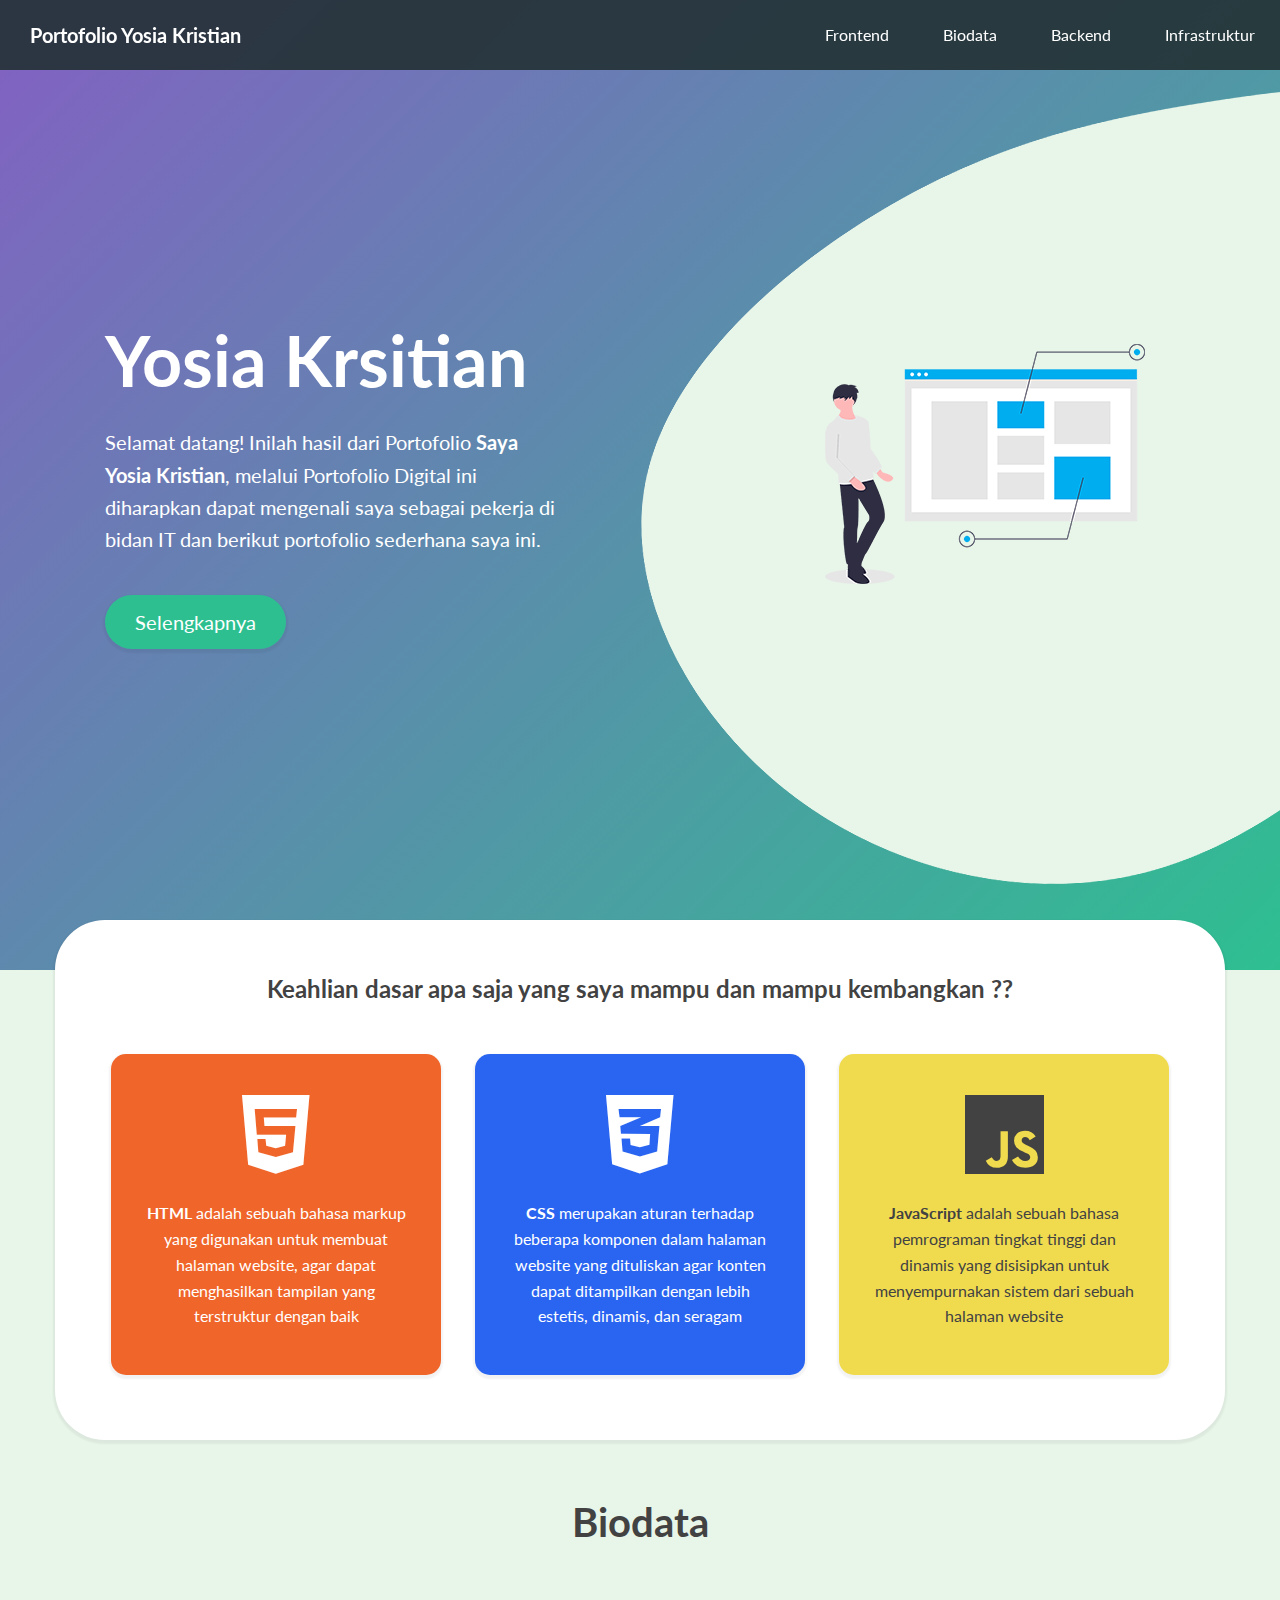
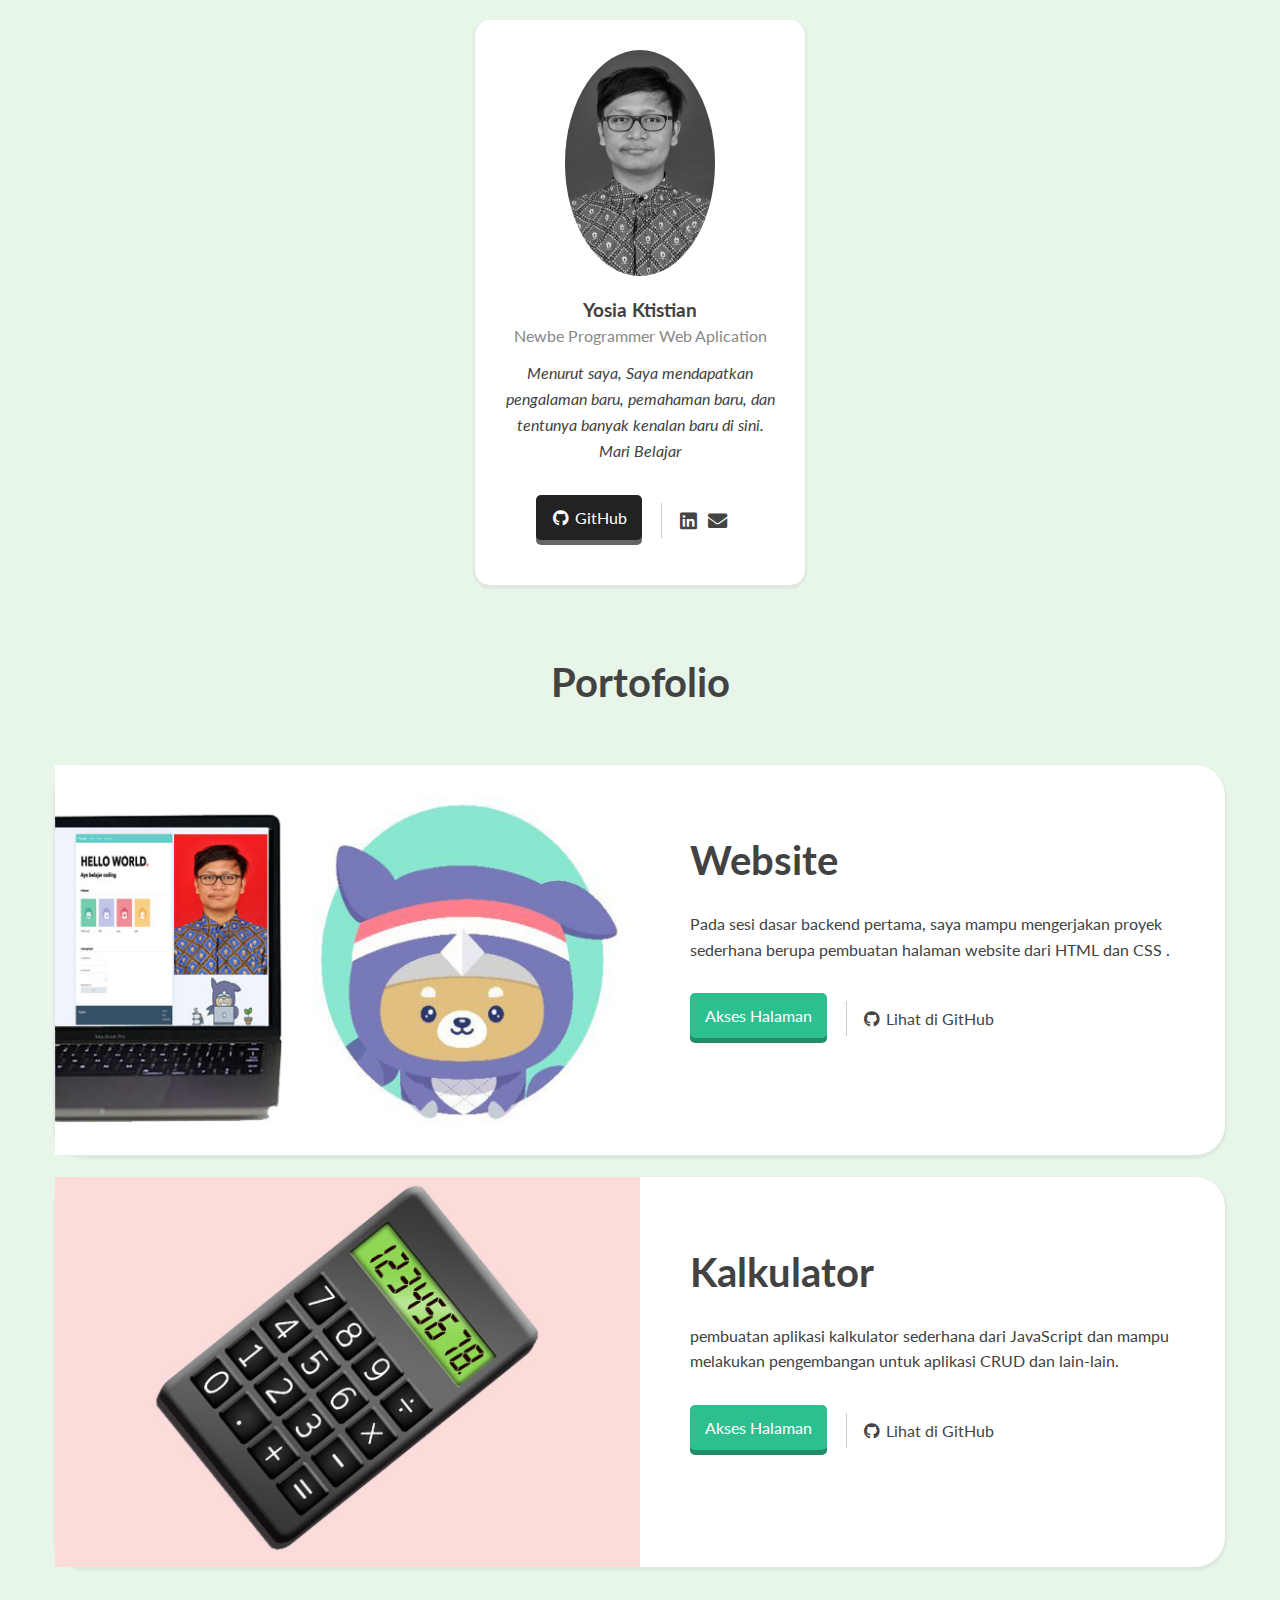
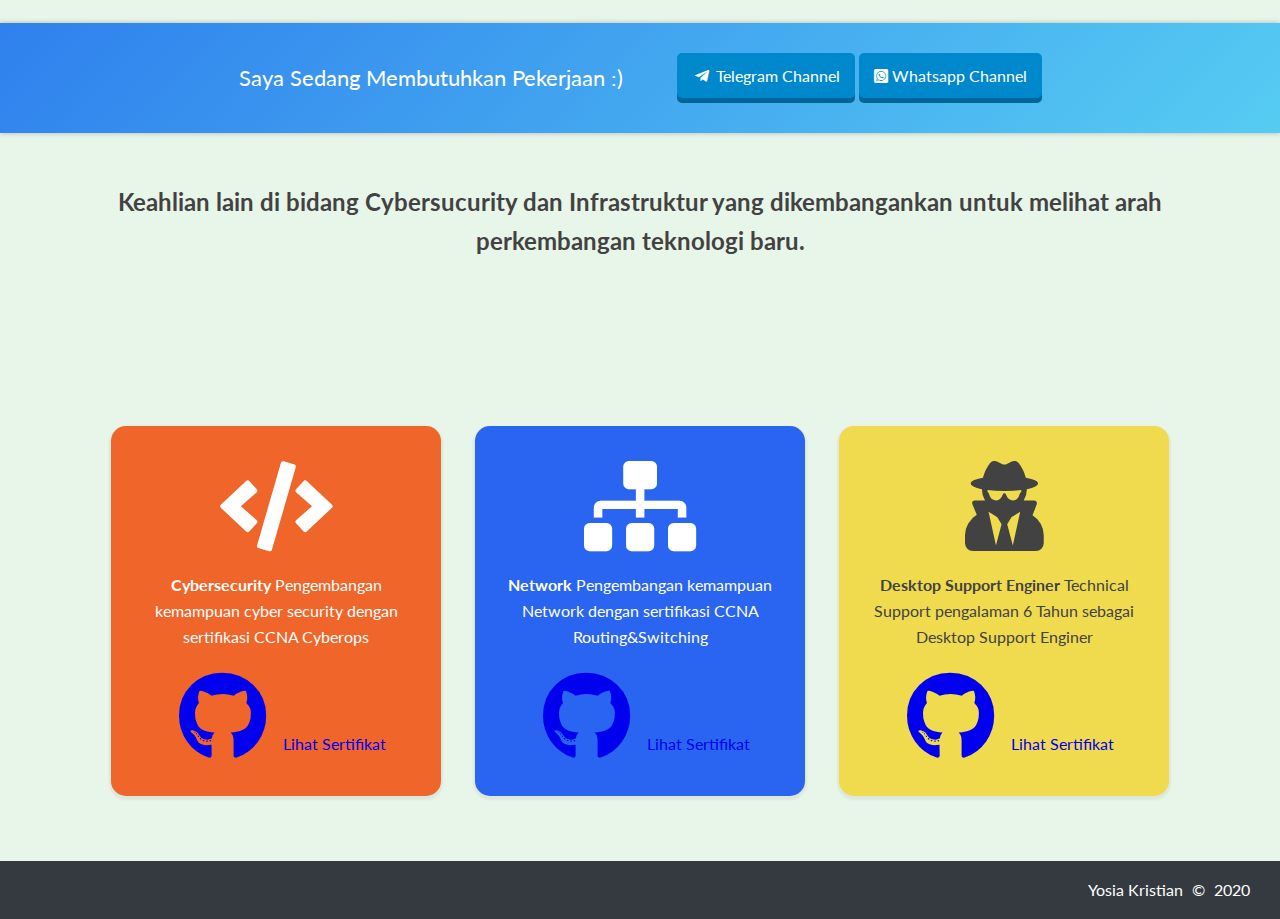
<file: index.html>
<!DOCTYPE html>
<html lang="en">
<head>
  <meta charset="UTF-8">
  <meta name="viewport" content="width=device-width, initial-scale=1.0">
  <link rel="icon" type="image/x-icon" href="resources/favicon.png">
  <title>Selamat Datang di Portofolio Yosia Kristian</title>
  <link rel="stylesheet" href="https://fonts.googleapis.com/css?family=Lato&display=swap">
  <link rel="stylesheet" href="https://cdnjs.cloudflare.com/ajax/libs/font-awesome/5.13.0/css/all.min.css">
  <link rel="stylesheet" href="resources/style.css">

  <script async src="https://www.googletagmanager.com/gtag/js?id=UA-131278165-1"></script>
  <script>
    window.dataLayer = window.dataLayer || [];
    function gtag(){dataLayer.push(arguments);}
    gtag('js', new Date());
    gtag('config', 'UA-131278165-1');
  </script>
</head>
<body>

  <!-- di sini untuk bagian navigasi --> 

  <header>
    <div class="container">
      <div class="header-left">
        <p class="logo">
          <a href="./">Portofolio Yosia Kristian </a>
        </p>
      </div>
      <div class="header-right">
        <input type="checkbox" class="mobile-only" id="menu-toggle">
        <i class="fas fa-bars fa-fw hamburger mobile-only"></i>
        <ul class="scroll">
          <a onclick="scrollLink('lesson')">
            <li>Frontend</li>
          </a>
          <a onclick="scrollLink('profile')">
            <li>Biodata</li>
          </a>
          <a onclick="scrollLink('portfolio')">
            <li>Backend</li>
          </a>
          <a onclick="scrollLink('organizer')">
            <li>Infrastruktur</li>
          </a>
        </ul>
      </div>
    </div>
  </header>

  <!-- di sini untuk bagian landing -->

  <section id="landing">
    <div class="container">
      <div class="intro">
        <h1>Yosia Krsitian</h1>
        <p>Selamat datang! Inilah hasil dari Portofolio <strong>Saya Yosia Kristian</strong>, melalui Portofolio Digital ini diharapkan dapat mengenali saya sebagai pekerja di bidan IT dan berikut portofolio sederhana saya ini.</p>
        <a onclick="scrollLink('lesson')" class="button" title="Lihat selengkapnya dari tim J53_DTS2020">Selengkapnya</a>
      </div>
      <div class="people"></div>
    </div>
  </section>

  <!-- di sini untuk bagian lesson -->

  <section id="lesson">
    <div class="container">
      <div class="over">
        <h2>Keahlian dasar apa saja yang saya mampu dan mampu kembangkan ??</h2>
        <div class="base" title="Hypertext Markup Language">
          <div class="html">
            <i class="fab fa-html5 fa-fw"></i>
            <p><strong>HTML</strong> adalah sebuah bahasa markup yang digunakan untuk membuat halaman website, agar dapat menghasilkan tampilan yang terstruktur dengan baik</p>
          </div>
        </div>
        <div class="base" title="Cascading Style Sheets">
          <div class="css">
            <i class="fab fa-css3-alt fa-fw"></i>
            <p><strong>CSS</strong> merupakan aturan terhadap beberapa komponen dalam halaman website yang dituliskan agar konten dapat ditampilkan dengan lebih estetis, dinamis, dan seragam</p>
          </div>
        </div>
        <div class="base" title="JavaScript">
          <div class="js">
            <i class="fab fa-js fa-fw"></i>
            <p><strong>JavaScript</strong> adalah sebuah bahasa pemrograman tingkat tinggi dan dinamis yang disisipkan untuk menyempurnakan sistem dari sebuah halaman website</p>
          </div>
        </div>
      </div>
    </div>
  </section>

  <!-- di sini untuk bagian profile -->

  <section id="profile">
    <div class="container">
      <h2>Biodata</h2>
      <div class="base">
        <div class="card">
          <img src="resources/yosia.jpg" alt="Yosia" title="Yosia Kristian">
          <h3>Yosia Ktistian</h3>
          <p class="about">Newbe Programmer Web Aplication</p>
          <p class="testimonial">Menurut saya, Saya mendapatkan pengalaman baru, pemahaman baru, dan tentunya banyak kenalan baru di sini. Mari Belajar</p>
          <a href="https://github.com/yosiaofficial" target="_blank" class="button" title="Akses Github Yosia">
            <i class="fab fa-github fa-fw"></i> GitHub
          </a>
          <div class="medsos">
            <a href="https://www.linkedin.com/in/yosia-kristian-1b0483118/" target="_blank" title="LinkedIn Yosia">
              <i class="fab fa-linkedin fa-fw"></i>
            </a>
            <a href="mailto:pocoyoomy@mail.com" target="_blank" title="Kirim surel">
              <i class="fas fa-envelope fa-fw"></i>
            </a>
          </div>
        </div>
      </div>
     
  </section>

  <!-- di sini untuk bagian portfolio -->

  <section id="portfolio">
    <div class="container">
      <h2>Portofolio</h2>
      <div class="wrap">
        <div class="image">
          <img src="resources/website.jpg" alt="Website" title="Website Tim">
        </div>
        <div class="caption">
          <h3>Website</h3>
          <p>Pada sesi dasar backend pertama, saya mampu mengerjakan proyek sederhana berupa pembuatan halaman website dari HTML dan CSS .</p>
          <a href="./" class="button" title="Lihat hasil dari proyek ini">
            Akses<span class="non-mobile-only">
              Halaman
            </span>
          </a>
          <a href="https://github.com/yosiaofficial/project.prograte.github.oi" target="_blank" class="github" title="Lihat repository dari proyek ini">
            <span class="non-mobile-only">
              <i class="fab fa-github fa-fw"></i>
            </span>Lihat di GitHub
          </a>
        </div>
      </div>
      <div class="wrap">
        <div class="image">
          <img src="resources/calculator.jpg" alt="Calculator" title="Aplikasi Kalkulator">
        </div>
        <div class="caption">
          <h3>Kalkulator</h3>
          <p>pembuatan aplikasi kalkulator sederhana dari JavaScript dan mampu melakukan pengembangan untuk aplikasi CRUD dan lain-lain.</p>
          <a href="./kalkulator" class="button" title="Lihat hasil dari proyek ini">
            Akses<span class="non-mobile-only">
              Halaman
            </span>
          </a>
          <a href="https://github.com/yosiaofficial/project.prograte.github.oi" target="_blank" class="github" title="Lihat repository dari proyek ini">
            <span class="non-mobile-only">
              <i class="fab fa-github fa-fw"></i>
            </span>Lihat di GitHub
          </a> 
        </div>
      </div>
    </div>
  </section>

  <!-- di sini untuk bagian call to action -->

  <section class="cta">
    <div class="container">
      <p>Saya Sedang Membutuhkan Pekerjaan :)</p>
      <a href="https://t.me/backdoorss" target="_blank" class="button" title="Info Telegram">
        <i class="fab fa-telegram-plane fa-fw"></i> Telegram Channel
      </a>
      <a href="https://wa.me/628111044452" target="_blank" class="button" title="Info Whatsapp">
        <i class="fab fa-whatsapp-square"></i> Whatsapp Channel
      </a>
    </div>
  </section>

  <!-- di sini untuk bagian organizer -->

  <section id="organizer">
    <div class="container">
      <h2>Keahlian lain di bidang Cybersucurity dan Infrastruktur yang dikembangankan untuk melihat arah perkembangan teknologi baru.</h2>
  </section>
  <section id="lesson">
    <div class="container">
        <div class="base" title="Cyeberscurity">
          <div class="html">
            <i class="fas fa-code fa-fw"></i>
            <p><strong>Cybersecurity</strong> Pengembangan kemampuan cyber security dengan sertifikasi CCNA Cyberops </p>
          <a href="https://github.com/yosiaofficial/project.prograte/blob/master/assets/cybersecurity.pdf" target="_blank" class="github" title="Lihat repository dari proyek ini">
            <span class="non-mobile-only">
              <i class="fab fa-github fa-fw"></i>
            </span>Lihat Sertifikat
          </a>            
          </div>
        </div>
        <div class="base" title="Networking">
          <div class="css">
            <i class="fas fa-sitemap fa-fw"></i>
            <p><strong>Network</strong> Pengembangan kemampuan Network dengan sertifikasi CCNA Routing&Switching</p>
          <a href="https://github.com/yosiaofficial/project.prograte/blob/master/assets/cisco.pdf" target="_blank" class="github" title="Lihat repository dari proyek ini">
            <span class="non-mobile-only">
              <i class="fab fa-github fa-fw"></i>
            </span>Lihat Sertifikat
          </a>            
          </div>
        </div>
        <div class="base" title="Technical Support">
          <div class="js">
            <i class="fas fa-user-secret fa-fw"></i>
            <p><strong>Desktop Support Enginer</strong> Technical Support pengalaman 6 Tahun sebagai Desktop Support Enginer</p>
          <a href="https://github.com/yosiaofficial/project.prograte/blob/master/assets/teknik.pdf" target="_blank" class="github" title="Lihat repository dari proyek ini">
            <span class="non-mobile-only">
              <i class="fab fa-github fa-fw"></i>
            </span>Lihat Sertifikat
          </a>            
          </div>
        </div>
    </div>
    </div>
  </section>  
  

  <!-- di sini untuk bagian footer -->

  <footer>
    <div class="container">
      <p class="right">
        Yosia Kristian <span>&copy;</span> 2020
      </p>
    </div>
  </footer>

  <!-- tombol back to top -->

  <a onclick="scrollLink('landing')" title="Kembali ke atas">
    <div id="to-top">
      <i class="fas fa-chevron-up fa-fw"></i>
    </div>
  </a>
  <script src="resources/script.js"></script>
</body>
</html>
</file>
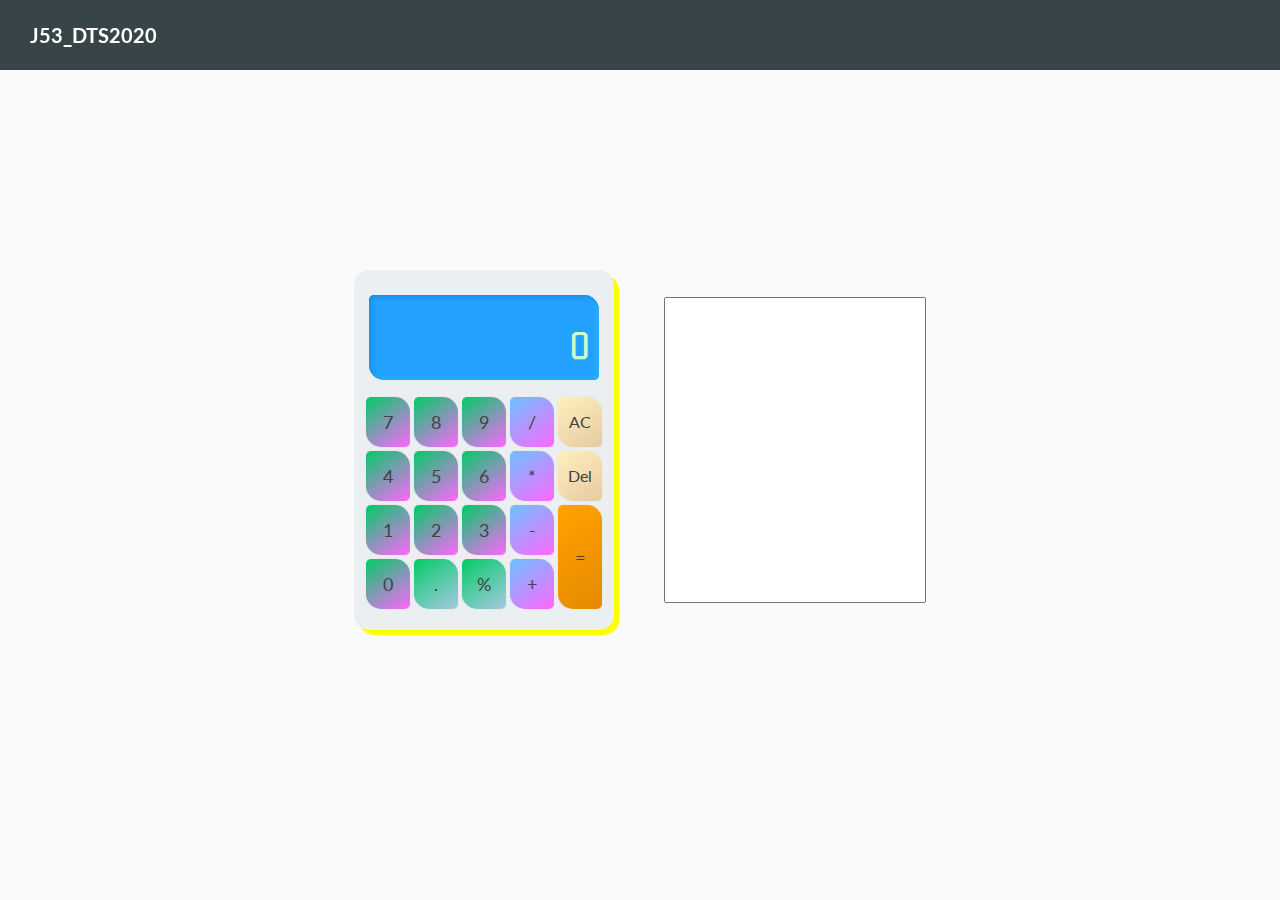
<file: kalkulator/index.html>
<!DOCTYPE html>
<html lang="id">
<head>
  <meta charset="UTF-8">
  <meta name="viewport" content="width=device-width, initial-scale=1.0">
  <link rel="icon" type="image/x-icon" href="../resources/favicon.png">
  <title>Kalkulator Sederhana | Tim J53_DTS2020</title>
  <link rel="stylesheet" href="https://fonts.googleapis.com/css?family=Lato&display=swap">
  <link rel="stylesheet" href="https://fonts.googleapis.com/css?family=ZCOOL+QingKe+HuangYou&display=swap">
  <link rel="stylesheet" href="https://cdnjs.cloudflare.com/ajax/libs/font-awesome/5.13.0/css/all.min.css">
  <link rel="stylesheet" href="../resources/style.css">
  <link rel="stylesheet" href="../resources/calculator.css">

  <script async src="https://www.googletagmanager.com/gtag/js?id=UA-131278165-1"></script>
  <script>
    window.dataLayer = window.dataLayer || [];
    function gtag(){dataLayer.push(arguments);}
    gtag('js', new Date());
    gtag('config', 'UA-131278165-1');
  </script>
  <script>
    alert('Halaman ini masih dalam tahap pengembangan!');
  </script>
</head>
<body>

  <!-- di sini untuk bagian navigasi -->

  <header>
    <div class="container">
      <div class="header-left">
        <p class="logo">
          <a href="../">J53_DTS2020</a>
        </p>
      </div>
    </div>
  </header>

  <!-- di sini untuk bagian kalkulator -->

  <section id="top">
    <div class="base">
      <div class="calc">
        <input type="text" id="display" value="0" maxlength="10" readonly>
        <a onclick="number('7')" class="button-a">7</a>
        <a onclick="number('8')" class="button-a">8</a>
        <a onclick="number('9')" class="button-a">9</a>
        <a onclick="operator('/')" class="button-c">/</a>
        <a onclick="operator('clear')" class="button-d">AC</a>
        <a onclick="number('4')" class="button-a new-row">4</a>
        <a onclick="number('5')" class="button-a">5</a>
        <a onclick="number('6')" class="button-a">6</a>
        <a onclick="operator('*')" class="button-c">*</a>
        <a onclick="operator('delete')" class="button-d">Del</a>
        <a onclick="number('1')" class="button-a new-row">1</a>
        <a onclick="number('2')" class="button-a">2</a>
        <a onclick="number('3')" class="button-a">3</a>
        <a onclick="operator('-')" class="button-c">-</a>
        <a onclick="equal()" class="button-e">=</a>
        <a onclick="number('0')" class="button-a new-row">0</a>
        <a onclick="operator('.')" class="button-b">.</a>
        <a onclick="number('%')" class="button-b">%</a>
        <a onclick="operator('+')" class="button-c">+</a>
      </div>
      <textarea name="" id="log" cols="30" rows="20" readonly></textarea>
    </div>
  </section>

  <!-- tombol back to top -->

	<a onclick="scrollLink('top')" title="Kembali ke atas">
		<div id="to-top">
			<i class="fas fa-chevron-up fa-fw"></i>
		</div>
	</a>
	<script src="../resources/script.js"></script>
	<script src="../resources/calculator.js"></script>
</body>
</html>
</file>
<file: resources/style.css>
/* bagian umum di sini */

@keyframes shake1 {
  10% { transform: translate(-4px, -8px) rotate(-.5deg); }
  20% { transform: translate(10px, 2px) rotate(-2.5deg); }
  30% { transform: translate(-5px, -2px) rotate(2.5deg); }
  40% { transform: translate(-4px, -2px) rotate(.5deg); }
  50% { transform: translate(4px, -1px) rotate(-2.5deg); }
  60% { transform: translate(1px, -9px) rotate(3.5deg); }
  70% { transform: translate(-9px, 10px) rotate(.5deg); }
  80% { transform: translate(-6px, 1px) rotate(1.5deg); }
  90% { transform: translate(9px, 6px) rotate(-2.5deg); }
  0%, 100% { transform: translate(0, 0) rotate(0deg); }
}

@keyframes shake2 {
  10% { transform: translate(-4px, -8px) rotate(-.5deg); }
  20% { transform: translate(7px, 2px) rotate(-2.5deg); }
  30% { transform: translate(-5px, -2px) rotate(2.5deg); }
  40% { transform: translate(-4px, -2px) rotate(.5deg); }
  50% { transform: translate(4px, -1px) rotate(-2.5deg); }
  60% { transform: translate(1px, -6px) rotate(3.5deg); }
  70% { transform: translate(-6px, 7px) rotate(.5deg); }
  80% { transform: translate(2px, 1px) rotate(1.5deg); }
  90% { transform: translate(7px, 6px) rotate(-2.5deg); }
  0%, 100% { transform: translate(0, 0) rotate(0deg); }
}

* {
  box-sizing: border-box;
  text-decoration: none;
  outline: none !important;
}

html {
  scroll-behavior: smooth;
}

body {
  margin: 0;
  padding: 0;
  font-family: "Lato", sans-serif;
  font-size: 14px;
  line-height: 1.618em;
  background: #e8f5e9;
  color: #424242;
}

a {
  cursor: pointer;
  transition: .25s all;
}

img {
  width: 100%;
}

.container {
  display: inline-block;
  margin: 0 auto;
}

.container h2 {
  margin: 0 auto;
  padding: 0 30px 50px;
  font-size: 2.5em;
  line-height: 1.618em;
}

.non-mobile-only {
  display: none !important;
}

.base {
  display: inline-block;
  padding: 15px;
}

#to-top {
  position: fixed;
  bottom: 30px;
  right: -70px;
  width: 2em;
  line-height: 2em;
  font-size: 2em;
  text-align: center;
  background: #2f80ed;
  color: #fff;
  opacity: .75;
  border-radius: 50%;
  transition: .25s all;
}

#to-top:hover {
  opacity: 1;
}

/* bagian navigasi di sini */

header {
  position: fixed;
  top: 0;
  z-index: 100;
  width: 100%;
  line-height: 0;
  color: #fff;
  background: rgba(34,49,52,.9);
}

header .container {
  width: 100%;
  margin: 0;
  padding: 0 0 0 30px;
  line-height: 70px;
}

header .logo {
  margin: 0;
  padding: 0;
  font-size: 20px;
  font-weight: bold;
}

header .header-left {
  float: left;
}

header .header-left a {
  color: #fff;
}

header .header-right {
  float: right;
  text-align: right;
}

header #menu-toggle {
  position: absolute;
  display: block;
  width: 1.75em;
  height: 1.75em;
  top: 15px;
  right: 30px;
  cursor: pointer;
  opacity: 0;
  z-index: 50;
  -webkit-touch-callout: none;
}

header #menu-toggle:checked ~ .scroll {
  top: 70px;
  left: 0;
}

header .hamburger {
  margin-right: 30px;
  font-size: 1.5em;
}

header .scroll {
  position: absolute;
  top: -280px;
  left: 0;
  z-index: 20;
  width: 100vw;
  margin: 0;
  padding: 0;
  list-style: none;
  transition: .25s all;
  background: rgba(34,49,52,.9);
  border-top: solid 1px #888;
}

header .header-right a {
  display: block;
  margin: 0;
  padding: 0 25px;
  line-height: 70px;
  text-align: left;
  color: #fff;
}

header .header-right a:hover {
  background: rgba(255,255,255,.5);
}

/* bagian landing di sini */

#landing {
  padding-top: 20vh;
  height: calc(100vh + 70px);
  background: linear-gradient(135deg, #8360c3 0%, #33ff33 100%);
  line-height: 100vh;
  font-size: 1.25em;
  text-align: center;
  color: #fff;
}

#landing .intro {
  float: left;
  margin: 0 30px;
  line-height: 1.618em;
}

#landing h1 {
  margin: 0 0 50px;
  font-size: 2em;
}

#landing p {
  margin: 0 0 50px;
}

#landing .button {
  padding: 15px 30px;
  background: #2ebf91;
  color: #fff;
  border-radius: 50px;
  box-shadow: 0 2px 2px 2px rgba(0, 0, 0, .05);
}

#landing .button:hover {
  background: #fbc02d;
}

#landing .people {
  display: none;
  float: right;
  margin-right: 15px;
  width: 320px;
  height: 240px;
  background: url(people.png) center center no-repeat;
  animation: shake1 10s infinite;
}

/* bagian lesson di sini */

#lesson {
  margin-bottom: 50px;
  text-align: center;
}

#lesson .over {
  margin-top: -50px;
  padding: 50px 0;
  background: #fff;
  border-radius: 50px;
  box-shadow: 0 2px 2px 2px rgba(0, 0, 0, .05);
}

#lesson h2 {
  padding: 0 30px 30px;
  font-size: 1.5em;
}

#lesson .fa-fw {
  font-size: 90px;
  line-height: 100px;
  transition: .25s all;
}

#lesson .html {
  background: #f06529;
  color: #fff;
}

#lesson .css {
  background: #2965f1;
  color: #fff;
}

#lesson .js {
  background: #f0db4f;
  color: #424242;
}

#lesson .html,
#lesson .css,
#lesson .js {
  display: inline-block;
  padding: 30px;
  vertical-align: top;
  border-radius: 15px;
  box-shadow: 0 2px 2px 2px rgba(0, 0, 0, .05);
}

#lesson .html:hover .fa-fw,
#lesson .css:hover .fa-fw,
#lesson .js:hover .fa-fw {
  font-size: 100px;
}

/* bagian profil di sini */

#profile {
  margin-bottom: 50px;
  text-align: center;
}

#profile .card {
  display: inline-block;
  padding: 30px;
  vertical-align: top;
  background: #fff;
  border-radius: 15px;
  box-shadow: 0 2px 2px 2px rgba(0, 0, 0, .05);
}

#profile img {
  width: 80%;
  max-width: 150px;
  border-radius: 50%;
  filter: grayscale(100%);
  transition: .15s all;
}

#profile .card:hover img {
  filter: grayscale(0%);
  animation: shake2 5s infinite;
}

#profile h3 {
  margin: 15px 0 5px;
  font-size: 1.2em;
}

#profile .about {
  margin: 0;
  color: #888;
  line-height: 1em;
}

#profile .card .testimonial {
  font-style: italic;
}

#profile .button {
  display: inline-block;
  margin: 15px 0 15px;
  padding: 5px 15px;
  line-height: 35px;
  background: #222;
  color: #fff;
  border-radius: 5px;
  box-shadow: 0 5px #666;
  transition: .15s all;
}

#profile .button:hover {
  background: #444;
}

#profile .button:active {
  margin: 20px 0 10px;
  box-shadow: none;
}

#profile .medsos {
  display: inline-block;
  margin: 23px 0 0 15px;
  padding: 0 15px;
  text-align: right;
  vertical-align: top;
  font-size: 1.2em;
  line-height: 35px;
  border-left: solid 1px #ccc;
}

#profile .medsos a {
  color: #444;
}

#profile .medsos a:hover {
  color: #2196f3;
}

/* bagian portfolio di sini */

#portfolio {
  margin-bottom: 50px;
  text-align: center;
}

#portfolio .wrap {
  display: inline-block;
  margin-top: 15px;
  background: #fff;
  text-align: left;
  box-shadow: 0 2px 2px 2px rgba(0, 0, 0, .05);
}

#portfolio .wrap:first-of-type {
  margin-top: 0;
}

#portfolio .image {
  line-height: 0;
}

#portfolio .caption {
  padding: 30px 50px;
}

#portfolio h3 {
  margin: 0;
  font-size: 2em;
  line-height: 1.75em;
}

#portfolio .button {
  display: inline-block;
  margin: 15px 0 15px;
  padding: 5px 15px;
  line-height: 35px;
  background: #2ebf91;
  color: #fff;
  border-radius: 5px;
  box-shadow: 0 5px #228c6a;
  transition: .15s all;
}

#portfolio .button:hover {
  background: #28a67e;
}

#portfolio .button:active {
  margin: 20px 0 10px;
  box-shadow: none;
}

#portfolio .github {
  display: inline-block;
  margin: 23px 0 0 15px;
  padding: 0 15px;
  text-align: right;
  vertical-align: top;
  line-height: 35px;
  border-left: solid 1px #ccc;
}

#portfolio .github {
  color: #444;
}

#portfolio .github:hover {
  color: #2196f3;
}

/* bagian call to action di sini */

.cta {
  margin-bottom: 50px;
  background: linear-gradient(135deg, #2f80ed 0%, #56ccf2 100%);
  color: #fff;
  text-align: center;
  box-shadow: 0 0 5px 0 rgba(0, 0, 0, .25);
}

.cta .container {
  padding: 30px 15px;
}

.cta p {
  display: inline-block;
  width: 100%;
  margin: 0 0 15px 0;
  vertical-align: top;
  font-size: 1.4em;
  line-height: 1.618em;
}

.cta .button {
  display: inline-block;
  margin: 0 auto;
  padding: 5px 15px;
  line-height: 35px;
  background: #08c;
  color: #fff;
  border-radius: 5px;
  box-shadow: 0 5px #069;
  transition: .15s all;
}

.cta .button:hover {
  background: #07b;
}

.cta .button:active {
  margin: 5px 0 -5px;
  box-shadow: none;
}

/* bagian organizer di sini */

#organizer {
  margin-bottom: 100px;
  text-align: center;
}

#organizer h2 {
  font-size: 1.5em;
}

#organizer img {
  display: block;
  width: auto;
  max-width: 80%;
  max-height: 120px;
  margin: 0 auto;
  filter: grayscale(100%);
  transition: .25s all;
}

#organizer img:hover {
  filter: grayscale(0%);
}

/* bagian footer di sini */

footer {
  background: #353a40;
  color: #fff;
  text-align: center;
  line-height: 0;
}

footer .container {
  width: 100%;
  margin: 0;
  padding: 0 30px;
  line-height: 1.618em;
}

footer a {
  color: #fff;
}

footer a:hover {
  color: #2196f3;
}

footer .left span {
  margin: 0 15px;
}

footer .right span {
  margin: 0 5px;
}

/* tablet screen view */

@media (min-width: 768px) {
  body {
    font-size: 16px;
  }

  .container {
    width: 750px;
  }

  .mobile-only {
    display: none !important;
  }

  .non-mobile-only {
    display: initial !important;
  }

  header .scroll {
    position: static;
    width: auto;
    background: none;
    border: none;
  }

  header .header-right a {
    display: inline-block;
  }

  .base {
    width: 360px;
  }

  #landing h1 {
    font-size: 3.5em;
  }

  #portfolio .wrap {
    border-radius: 30px;
  }

  #organizer img {
    display: inline-block;
    max-width: initial;
    margin: 0 50px;
  }

  footer .left {
    float: left;
  }

  footer .right {
    float: right;
  }
}

/* desktop screen view */

@media (min-width: 992px) {
  .container {
    width: 970px;
  }

  #landing {
    min-height: 700px;
    padding-top: 180px;
    background: url(blob.png) 50vw center no-repeat, linear-gradient(135deg, #8360c3 0%, #2ebf91 100%);
  }

  #landing .intro {
    max-width: 450px;
    margin: 0 0 0 30px;
    text-align: left;
  }

  #landing .people {
    display: inline-block;
  }

  #portfolio .image,
  #portfolio .caption {
    float: left;
    width: 50%;
  }

  .cta .container {
    padding: 30px 50px;
  }

  .cta p {
    width: auto;
    margin: 0 50px 0 0;
    line-height: 50px;
  }
}

/* large desktop screen view */

@media (min-width: 1200px) {
  .container {
    width: 1170px;
  }

  #landing .intro {
    margin: 0 0 0 50px;
  }

  #landing .people {
    margin-right: 80px;
  }

  #portfolio h3 {
    margin-top: 30px;
    font-size: 2.5em;
  }
}
</file>
<file: resources/calculator.css>
.base {
	display: flex;
	justify-content: center;
	align-items: center;
	width: 100%;
	height: 100vh;
	background:	#fafafa;
	flex-wrap: wrap;
}

.calc {
	width: 260px;
	height: 360px;
	padding: 10px;
	border-radius: 15px;
	background:	#eceff1;
	line-height: 1em;
  box-shadow: 5px 5px #ffff00;
	user-select: none;
}

#display {
	float: left;
	width: calc(100% - 10px);
	margin: 15px 5px;
	padding: 15px 10px 0;
	font-size: 38px;
	line-height: 70px;
	text-align: right;
	border-radius: 5px 15px;
	background:	#23a1ff;
	color: #ccffcc;
	font-family: "ZCOOL QingKe HuangYou", sans-serif;
	box-shadow: inset 2px 2px 5px #1e89d9,
	inset -2px -2px 5px #28b9ff;
	border: none;
}

.button-a,
.button-b,
.button-c,
.button-d,
.button-e {
	float: left;
	width: calc(20% - 4px);
	margin: 2px;
	line-height: 50px;
	font-size: 1em;
	text-align: center;
	color: #424242;
	font-size: 1.15em;
	border-radius: 5px 15px;
	box-shadow: 0 0 2px #ddd;
}

.new-row {
	clear: left;
}

.button-a {
	background:	linear-gradient(145deg, #00cc66, #ff66ff);
}

.button-a:active {
	background:	linear-gradient(145deg, #ff66ff, #00cc66);
	color: #666;
}

.button-b {
	background:	linear-gradient(145deg, #00cc66, #a8c8e2);
}

.button-b:active {
	background:	linear-gradient(145deg, #a8c8e2, #00cc66);
	color: #666;
}

.button-c {
	background:	linear-gradient(145deg, #6bc2ff, #ff66ff);
}

.button-c:active {
	background:	linear-gradient(145deg, #5aa3dd, #00cc66);
	color: #666;
}

.button-d {
	font-size: 1em;
	background:	linear-gradient(145deg, #fff0be, #e6caa0);
}

.button-d:active {
	background:	linear-gradient(145deg, #e6caa0, #fff0be);
	color: #666;
}

.button-e {
	line-height: 104px;
	margin-bottom: -54px;
	background:	linear-gradient(145deg, #ffa300, #e68900);
}

.button-e:active {
	background:	linear-gradient(145deg, #e68900, #ffa300);
	color: #666;
}

#log {
	margin-left: 50px;
	resize: none;
}
</file>
